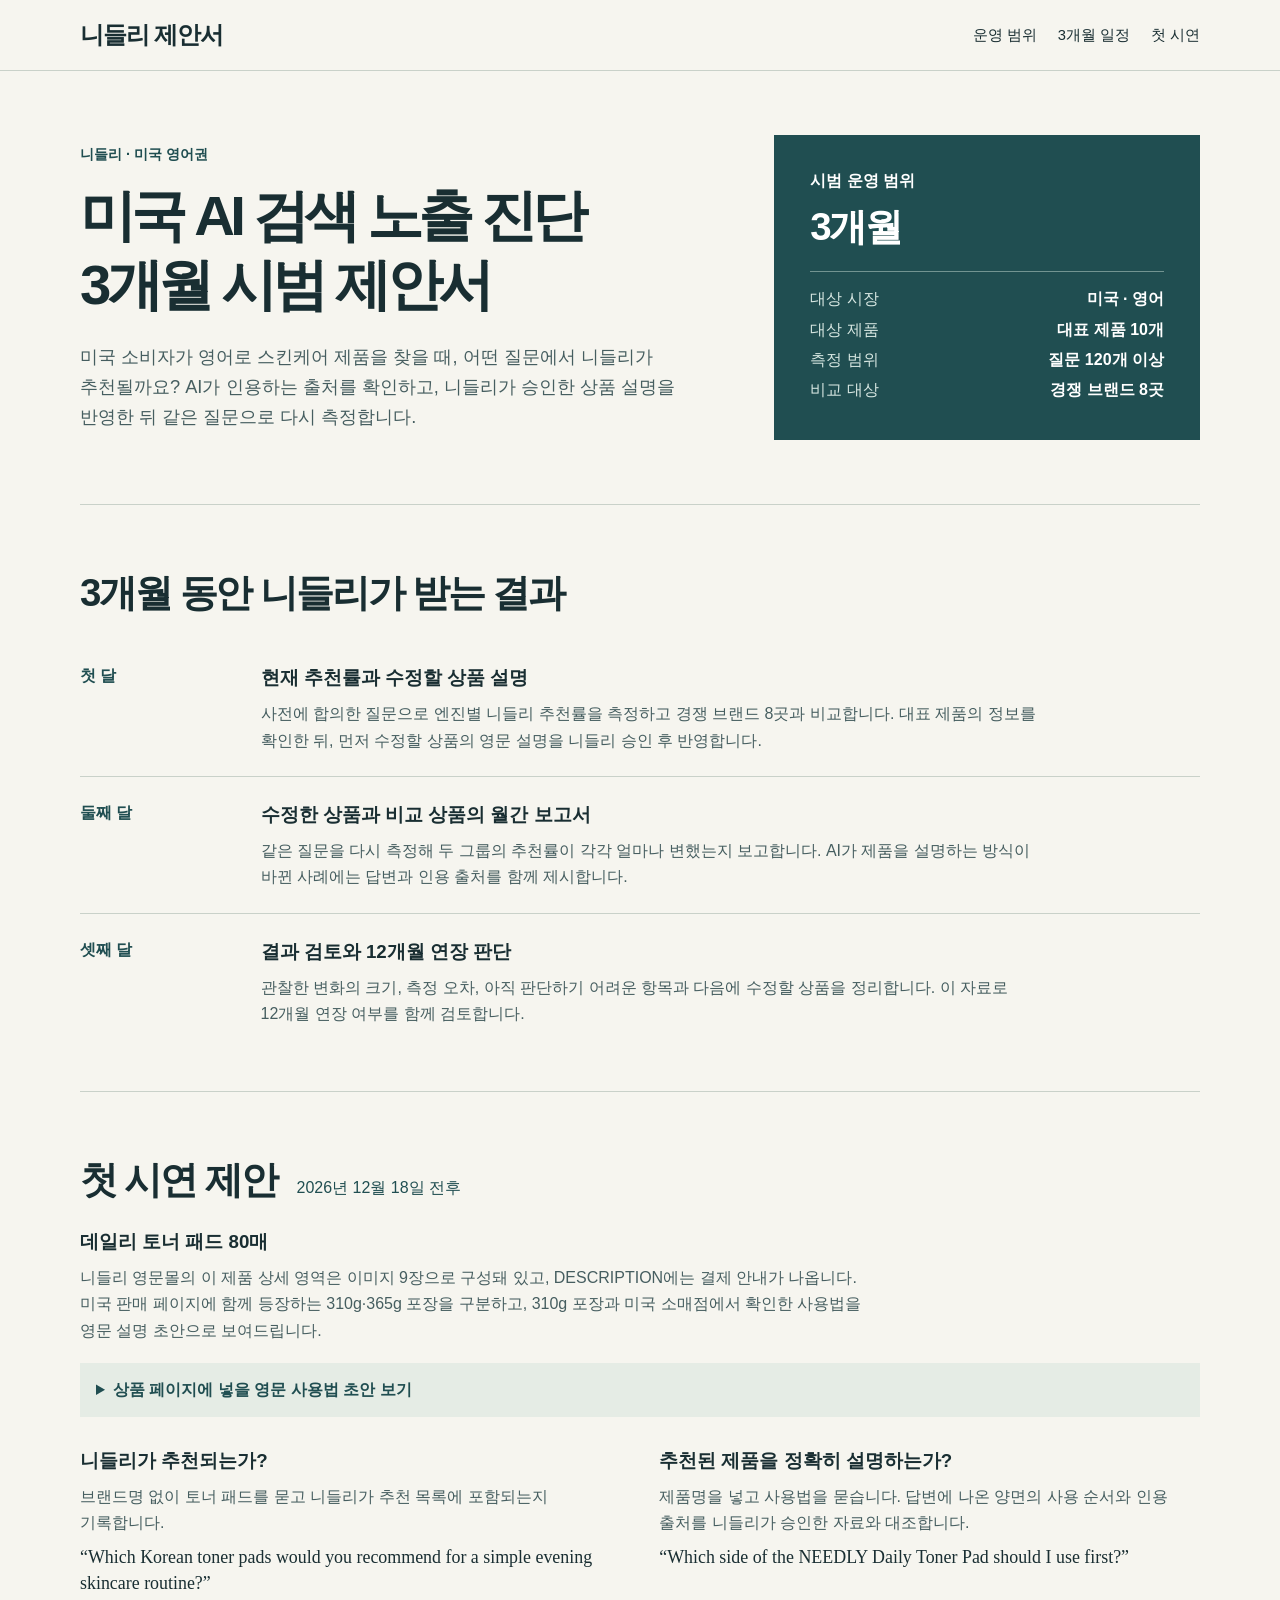
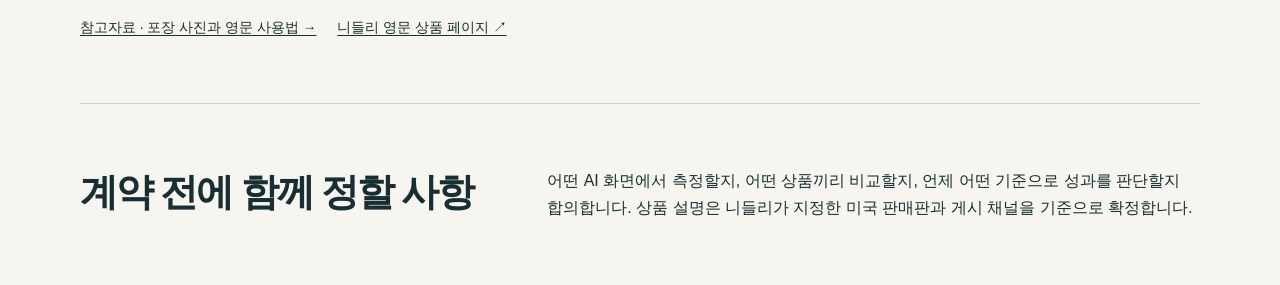
<file: index.html>
<!doctype html>
<html lang="ko">
<head>
  <meta charset="utf-8">
  <meta name="viewport" content="width=device-width, initial-scale=1">
  <meta name="theme-color" content="#f6f5ef">
  <meta name="description" content="니들리 미국 AI 검색 노출 진단 및 3개월 시범 제안서. 측정 범위, 월별 결과물과 첫 시연 일정을 확인할 수 있습니다.">
  <title>니들리 3개월 시범 제안서 | 미국 AI 검색 노출 진단</title>
  <link rel="stylesheet" href="./style.css">
  <link rel="stylesheet" href="./proposal.css">
</head>
<body>
  <header class="top">
    <div class="shell nav">
      <a class="wordmark" href="#proposal">니들리 제안서</a>
      <nav aria-label="제안서 목차">
        <a href="#scope">운영 범위</a>
        <a href="#schedule">3개월 일정</a>
        <a href="#demo">첫 시연</a>
      </nav>
    </div>
  </header>
  <main class="shell" id="proposal">
    <section class="proposal-cover" aria-labelledby="title">
      <div>
        <p class="eyebrow">니들리 · 미국 영어권</p>
        <h1 id="title">미국 AI 검색 노출 진단<br>3개월 시범 제안서</h1>
        <p class="proposal-lead">미국 소비자가 영어로 스킨케어 제품을 찾을 때, 어떤 질문에서 니들리가 추천될까요? AI가 인용하는 출처를 확인하고, 니들리가 승인한 상품 설명을 반영한 뒤 같은 질문으로 다시 측정합니다.</p>
      </div>
      <aside class="terms" id="scope" aria-labelledby="terms-title">
        <h2 id="terms-title">시범 운영 범위</h2>
        <p class="term-length"><strong>3개월</strong></p>
        <dl>
          <div><dt>대상 시장</dt><dd>미국 · 영어</dd></div>
          <div><dt>대상 제품</dt><dd>대표 제품 10개</dd></div>
          <div><dt>측정 범위</dt><dd>질문 120개 이상</dd></div>
          <div><dt>비교 대상</dt><dd>경쟁 브랜드 8곳</dd></div>
        </dl>
      </aside>
    </section>

    <section class="section" id="schedule" aria-labelledby="schedule-title">
      <h2 id="schedule-title">3개월 동안 니들리가 받는 결과</h2>
      <ol class="months">
        <li>
          <span class="when">첫 달</span>
          <div><h3>현재 추천률과 수정할 상품 설명</h3><p>사전에 합의한 질문으로 엔진별 니들리 추천률을 측정하고 경쟁 브랜드 8곳과 비교합니다. 대표 제품의 정보를 확인한 뒤, 먼저 수정할 상품의 영문 설명을 니들리 승인 후 반영합니다.</p></div>
        </li>
        <li>
          <span class="when">둘째 달</span>
          <div><h3>수정한 상품과 비교 상품의 월간 보고서</h3><p>같은 질문을 다시 측정해 두 그룹의 추천률이 각각 얼마나 변했는지 보고합니다. AI가 제품을 설명하는 방식이 바뀐 사례에는 답변과 인용 출처를 함께 제시합니다.</p></div>
        </li>
        <li>
          <span class="when">셋째 달</span>
          <div><h3>결과 검토와 12개월 연장 판단</h3><p>관찰한 변화의 크기, 측정 오차, 아직 판단하기 어려운 항목과 다음에 수정할 상품을 정리합니다. 이 자료로 12개월 연장 여부를 함께 검토합니다.</p></div>
        </li>
      </ol>
    </section>

    <section class="section" id="demo" aria-labelledby="demo-title">
      <div class="demo-title">
        <h2 id="demo-title">첫 시연 제안</h2>
        <p><time datetime="2026-12-18">2026년 12월 18일 전후</time></p>
      </div>
      <h3 class="product-title">데일리 토너 패드 80매</h3>
      <p class="body-copy">니들리 영문몰의 이 제품 상세 영역은 이미지 9장으로 구성돼 있고, DESCRIPTION에는 결제 안내가 나옵니다. 미국 판매 페이지에 함께 등장하는 310g·365g 포장을 구분하고, 310g 포장과 미국 소매점에서 확인한 사용법을 영문 설명 초안으로 보여드립니다.</p>
      <details>
        <summary>상품 페이지에 넣을 영문 사용법 초안 보기</summary>
        <p lang="en" class="sample">After cleansing, gently sweep the textured side of a pad over your face. Flip it over and repeat with the soft side. Pat in the remaining toner, then close the lid to keep the pads moist.</p>
      </details>
      <div class="questions">
        <div><h3>니들리가 추천되는가?</h3><p>브랜드명 없이 토너 패드를 묻고 니들리가 추천 목록에 포함되는지 기록합니다.</p><p lang="en" class="question">“Which Korean toner pads would you recommend for a simple evening skincare routine?”</p></div>
        <div><h3>추천된 제품을 정확히 설명하는가?</h3><p>제품명을 넣고 사용법을 묻습니다. 답변에 나온 양면의 사용 순서와 인용 출처를 니들리가 승인한 자료와 대조합니다.</p><p lang="en" class="question">“Which side of the NEEDLY Daily Toner Pad should I use first?”</p></div>
      </div>
      <p class="refs"><a href="./guide.html">참고자료 · 포장 사진과 영문 사용법 →</a><a href="https://en.needly.co.kr/product/daily-toner-pad-80ea/78/">니들리 영문 상품 페이지 ↗</a></p>
    </section>
    <section class="section agreement" aria-labelledby="agreement-title">
      <h2 id="agreement-title">계약 전에 함께 정할 사항</h2>
      <p>어떤 AI 화면에서 측정할지, 어떤 상품끼리 비교할지, 언제 어떤 기준으로 성과를 판단할지 합의합니다. 상품 설명은 니들리가 지정한 미국 판매판과 게시 채널을 기준으로 확정합니다.</p>
    </section>
  </main>
</body>
</html>
</file>
<file: style.css>
:root {
  color-scheme: light;
  --ink: #192e32;
  --muted: #465e60;
  --rule: #c9d1c9;
  --paper: #f6f5ef;
  --deep: #204e51;
  font-family: "Instrument Sans", "Apple SD Gothic Neo", "Malgun Gothic", sans-serif;
  color: var(--ink);
  background: var(--paper);
}
* { box-sizing: border-box; }
body, figure, h1, h2, h3, p, blockquote { margin: 0; }
body { line-height: 1.65; word-break: keep-all; overflow-wrap: break-word; }
a { color: inherit; text-underline-offset: .25em; }
a:hover { color: #00716b; }
a:focus-visible { outline: 3px solid #d77934; outline-offset: 5px; }
.shell { width: min(1120px, 90%); margin-inline: auto; }
.top { border-bottom: 1px solid var(--rule); }
.nav, .footer, .hero-photo figcaption { display: flex; align-items: center; justify-content: space-between; gap: 1rem; }
.nav { min-height: 70px; }
.wordmark { font: 600 1.5rem/1.2 "Baskervville", Georgia, serif; letter-spacing: -.045em; text-decoration: none; }
nav, .refs { display: flex; gap: 1.3rem; flex-wrap: wrap; }
nav a { padding: .45rem 0; font-size: .92rem; text-decoration: none; }
.hero { display: grid; grid-template-columns: 1fr .95fr; gap: clamp(2rem, 6vw, 6rem); align-items: center; padding: clamp(2.4rem, 6vw, 5rem) 0; }
.eyebrow { margin-bottom: 1rem; color: var(--deep); font-size: .9rem; font-weight: 700; }
h1 { font-size: clamp(2.8rem, 5.6vw, 5.1rem); line-height: 1.12; letter-spacing: -.08em; }
.lead { max-width: 35em; margin: 1.6rem 0; font-size: 1.09rem; color: var(--muted); }
.action { display: inline-flex; align-items: center; gap: 1.1rem; padding: .7rem 1.1rem; background: var(--deep); color: white; text-decoration: none; border-radius: 3px; }
.action:hover { color: white; background: #133b3e; }
.hero-photo { padding: .85rem; background: #fff; border: 1px solid var(--rule); }
.hero-photo img { display: block; width: 100%; height: clamp(240px, 30vw, 350px); object-fit: contain; }
.hero-photo figcaption { border-top: 1px solid var(--rule); padding: .75rem .2rem 0; font-size: .83rem; color: var(--muted); }
.section { border-top: 1px solid var(--rule); padding: clamp(2.5rem, 5vw, 4.5rem) 0; scroll-margin-top: 1rem; }
h2 { font-size: clamp(1.65rem, 3vw, 2.5rem); letter-spacing: -.055em; line-height: 1.25; }
.intro, .copy-intro p, .versions p { margin-top: 1rem; color: var(--muted); }
.gallery { display: grid; grid-template-columns: repeat(3, minmax(0, 1fr)); gap: clamp(1rem, 2.8vw, 2rem); margin-top: 1.7rem; }
.photo { display: block; padding: .65rem; border: 1px solid var(--rule); background: #eeeee7; }
.photo img { display: block; width: 100%; aspect-ratio: 4 / 3; height: auto; object-fit: contain; }
.gallery h3 { margin: .85rem 0 .3rem; font-size: 1.15rem; }
.gallery p, .translation { color: var(--muted); }
.copy-section, .versions { display: grid; grid-template-columns: .72fr 1.28fr; gap: clamp(1.6rem, 5vw, 4rem); align-items: start; }
.copy { padding: clamp(1.4rem, 4vw, 3rem); background: #e2ece5; border-left: 3px solid var(--deep); }
.copy h3 { font: 600 1.2rem/1.4 "Baskervville", Georgia, serif; }
.english { margin: .8rem 0 1.1rem; font: 400 clamp(1.35rem, 2.2vw, 2rem)/1.42 "Baskervville", Georgia, serif; word-break: normal; }
.refs { margin-top: 1.2rem; font-size: .86rem; }
.versions { grid-template-columns: 1.15fr .85fr; }
.weight-links { border-top: 1px solid var(--rule); }
.weight-links a { display: flex; align-items: center; gap: 1.1rem; padding: 1rem 0; border-bottom: 1px solid var(--rule); text-decoration: none; }
.weight-links b { white-space: nowrap; font: 600 1.6rem/1.3 "Baskervville", Georgia, serif; }
.weight-links span { font-size: .94rem; }
.talk blockquote { max-width: 48em; margin-top: 1.1rem; font-size: 1.1rem; }
footer { border-top: 1px solid var(--rule); }
.footer { padding-block: 1.3rem; font-size: .85rem; color: var(--muted); }
@media (max-width: 700px) {
  .hero, .gallery, .versions, .copy-section { grid-template-columns: 1fr; }
  .hero { gap: 1.6rem; }
  .gallery { gap: 1.8rem; }
  .copy-intro br { display: none; }
  nav { gap: .8rem; }
  .footer { align-items: start; flex-wrap: wrap; }
}
@media (max-width: 380px) {
  .nav { flex-wrap: wrap; justify-content: flex-start; gap: .4rem 1rem; padding: .7rem 0; }
}
</file>
<file: proposal.css>
.proposal-cover {
  display: grid;
  grid-template-columns: 1.45fr 1fr;
  align-items: center;
  gap: clamp(1.8rem, 6vw, 5.5rem);
  padding-block: clamp(2rem, 5vw, 4.8rem);
}
.proposal-cover h1 { font-size: clamp(2.3rem, 4.4vw, 4.2rem); line-height: 1.22; }
.proposal-lead { max-width: 36em; margin-top: 1.4rem; font-size: 1.14rem; color: var(--muted); }
.terms { background: var(--deep); color: #fff; padding: clamp(1.45rem, 3vw, 2.25rem); }
.terms h2 { font-size: 1rem; letter-spacing: 0; }
.term-length { margin: .8rem 0 .28rem; font-size: 1.3rem; }
.term-length strong { font-size: clamp(2rem, 3vw, 3rem); line-height: 1.2; letter-spacing: -.06em; }
.terms dl { margin: 1.3rem 0 0; border-top: 1px solid #729491; padding-top: .65rem; }
.terms dl div { display: flex; justify-content: space-between; gap: 1rem; padding-top: .25rem; }
.terms dt { color: #d7e7e2; }
.terms dd { margin: 0; text-align: right; font-weight: 600; }
.months { padding: 0; margin: 1.5rem 0 0; list-style: none; }
.months li { display: grid; grid-template-columns: minmax(4.5rem, 1fr) 6fr; gap: 1.5rem; padding: 1.4rem 0; border-bottom: 1px solid var(--rule); }
.months li:last-child { border-bottom: 0; padding-bottom: 0; }
.months p, .questions p, .body-copy { max-width: 50em; margin-top: .45rem; color: var(--muted); }
.when { font-weight: 700; color: var(--deep); }
.demo-title { display: flex; flex-wrap: wrap; align-items: baseline; gap: .55rem 1.25rem; }
.demo-title time { color: var(--deep); }
.product-title { margin-top: 1.4rem; }
details { margin: 1.2rem 0; background: #e5ece5; padding: .85rem 1rem; }
summary { cursor: pointer; color: var(--deep); font-weight: 600; }
.sample, .questions .question { font: 400 1.12rem/1.5 "Baskervville", Georgia, serif; word-break: normal; }
.sample { margin-top: .85rem; max-width: 65ch; }
.questions { display: grid; grid-template-columns: 1fr 1fr; gap: clamp(1.2rem, 3vw, 3rem); margin-top: 1.8rem; }
.questions .question { color: var(--ink); }
.agreement { display: grid; grid-template-columns: 1fr 1.5fr; gap: 1.2rem 2rem; padding-bottom: 4rem; }
@media (max-width: 720px) {
  .proposal-cover, .questions, .agreement { grid-template-columns: 1fr; }
  .months li { grid-template-columns: 1fr; gap: .35rem; }
  .nav { flex-wrap: wrap; gap: .3rem 1rem; padding-block: .7rem; }
  .nav nav { gap: 1rem; }
}
@media print {
  .top, .refs { display: none; }
  :root, body { background: white; color: black; }
  .shell { width: 100%; }
  .proposal-cover, .section { padding-block: 1.1rem; }
  .terms { background: white; color: black; border: 1px solid #aaa; }
  .terms dt { color: #333; }
  .terms, .months li, .questions, .agreement { break-inside: avoid; }
}
</file>
